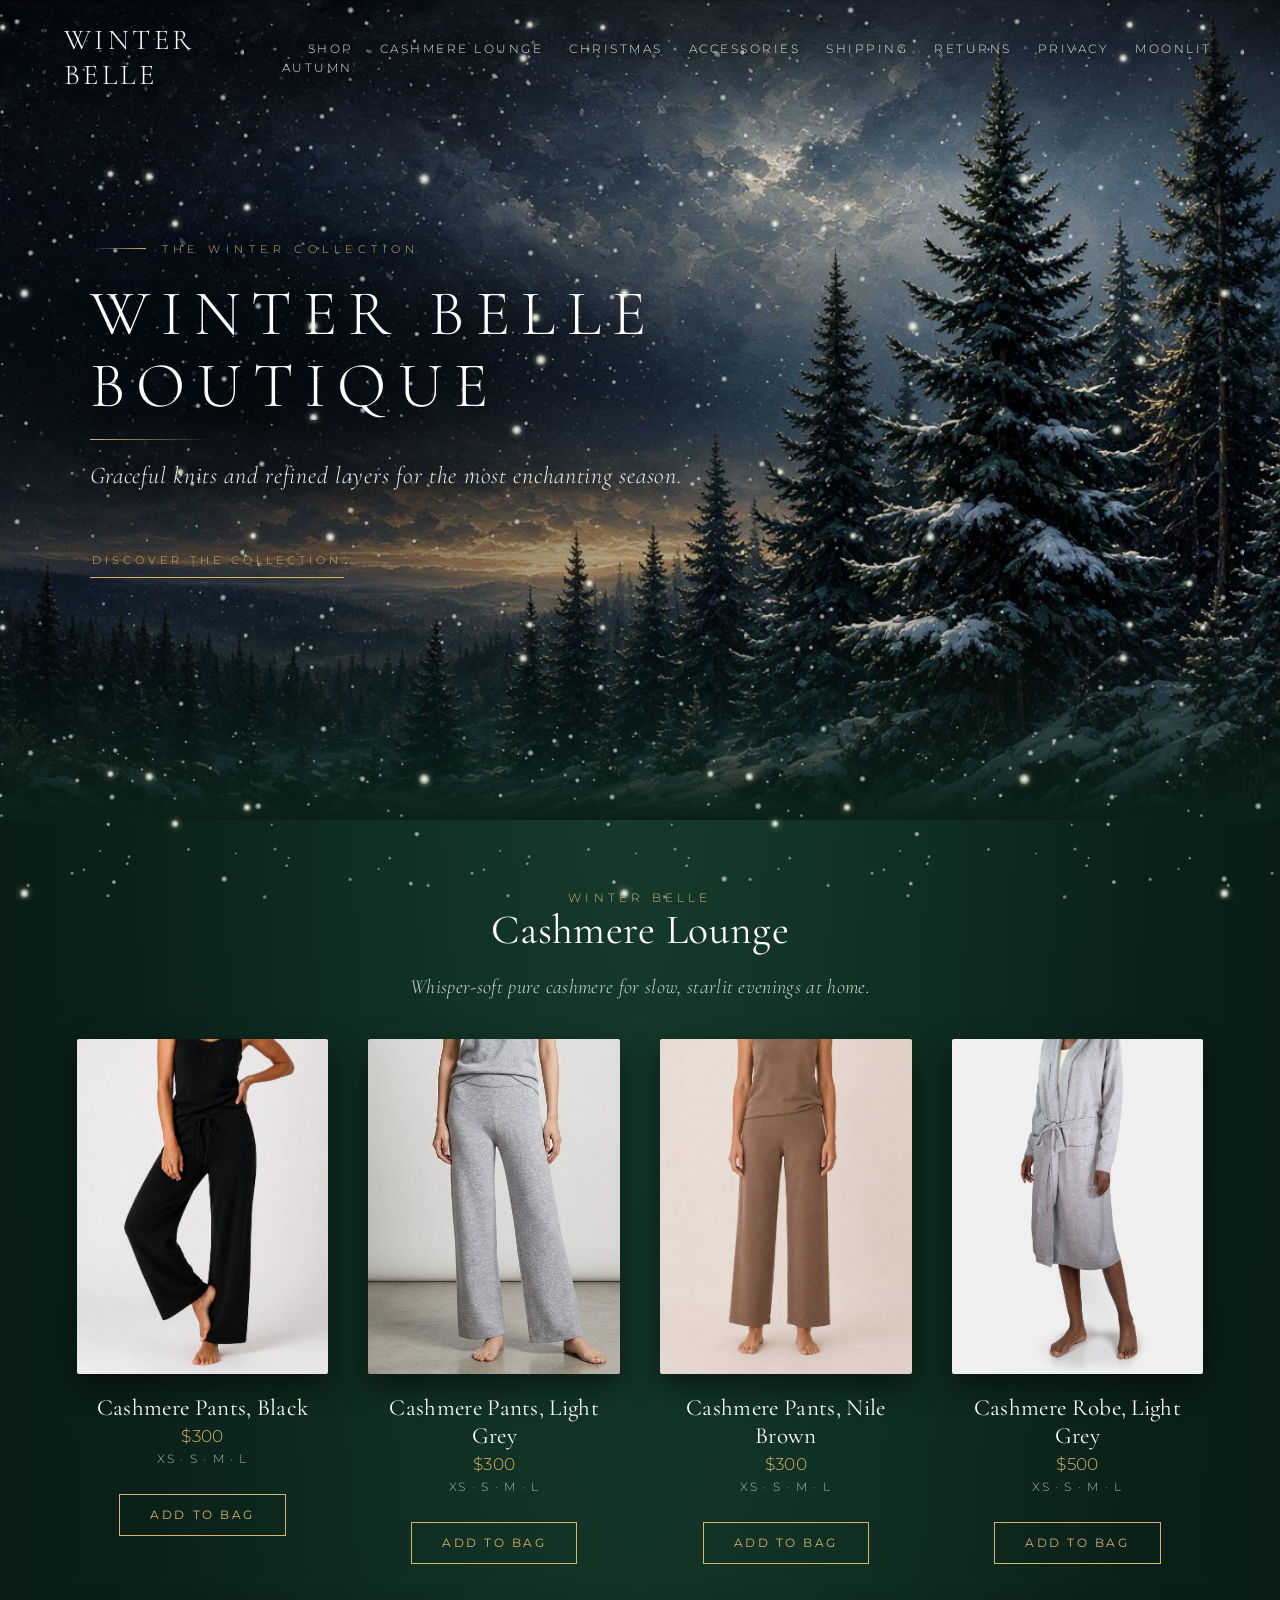
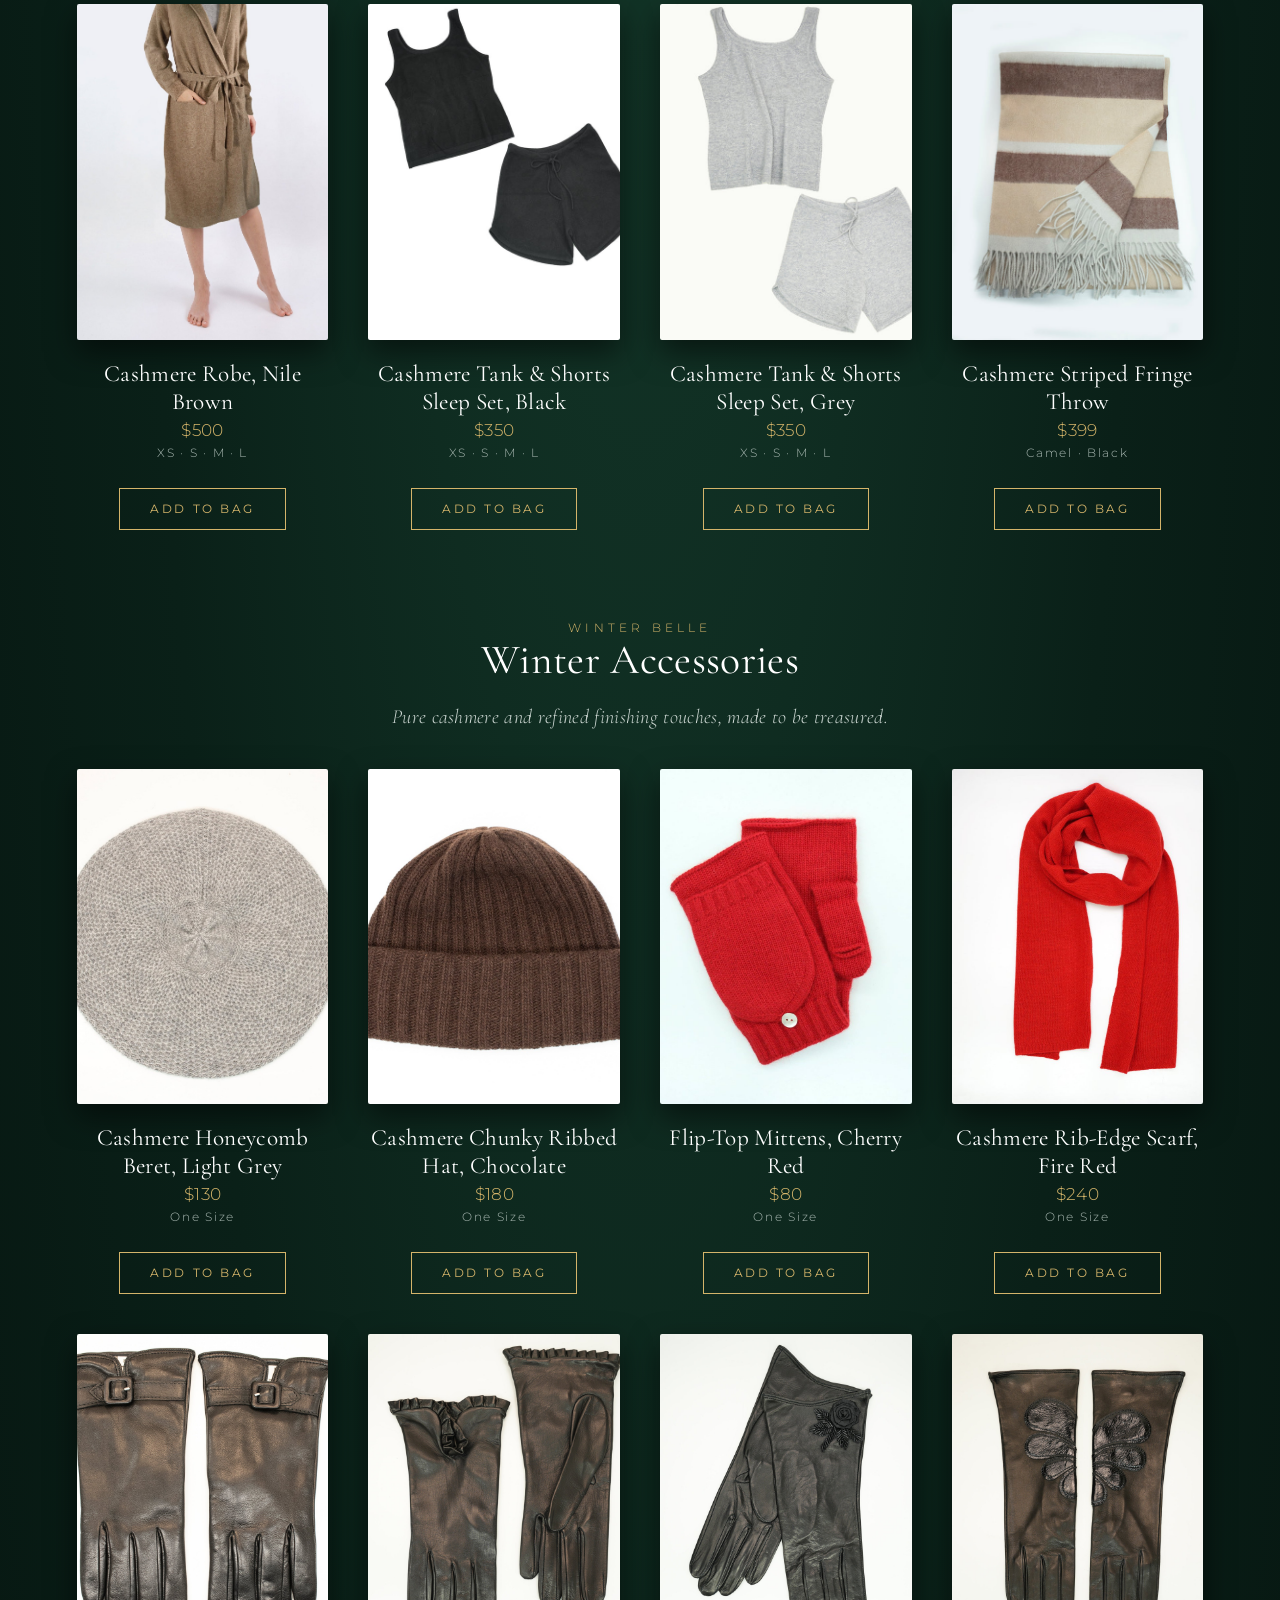
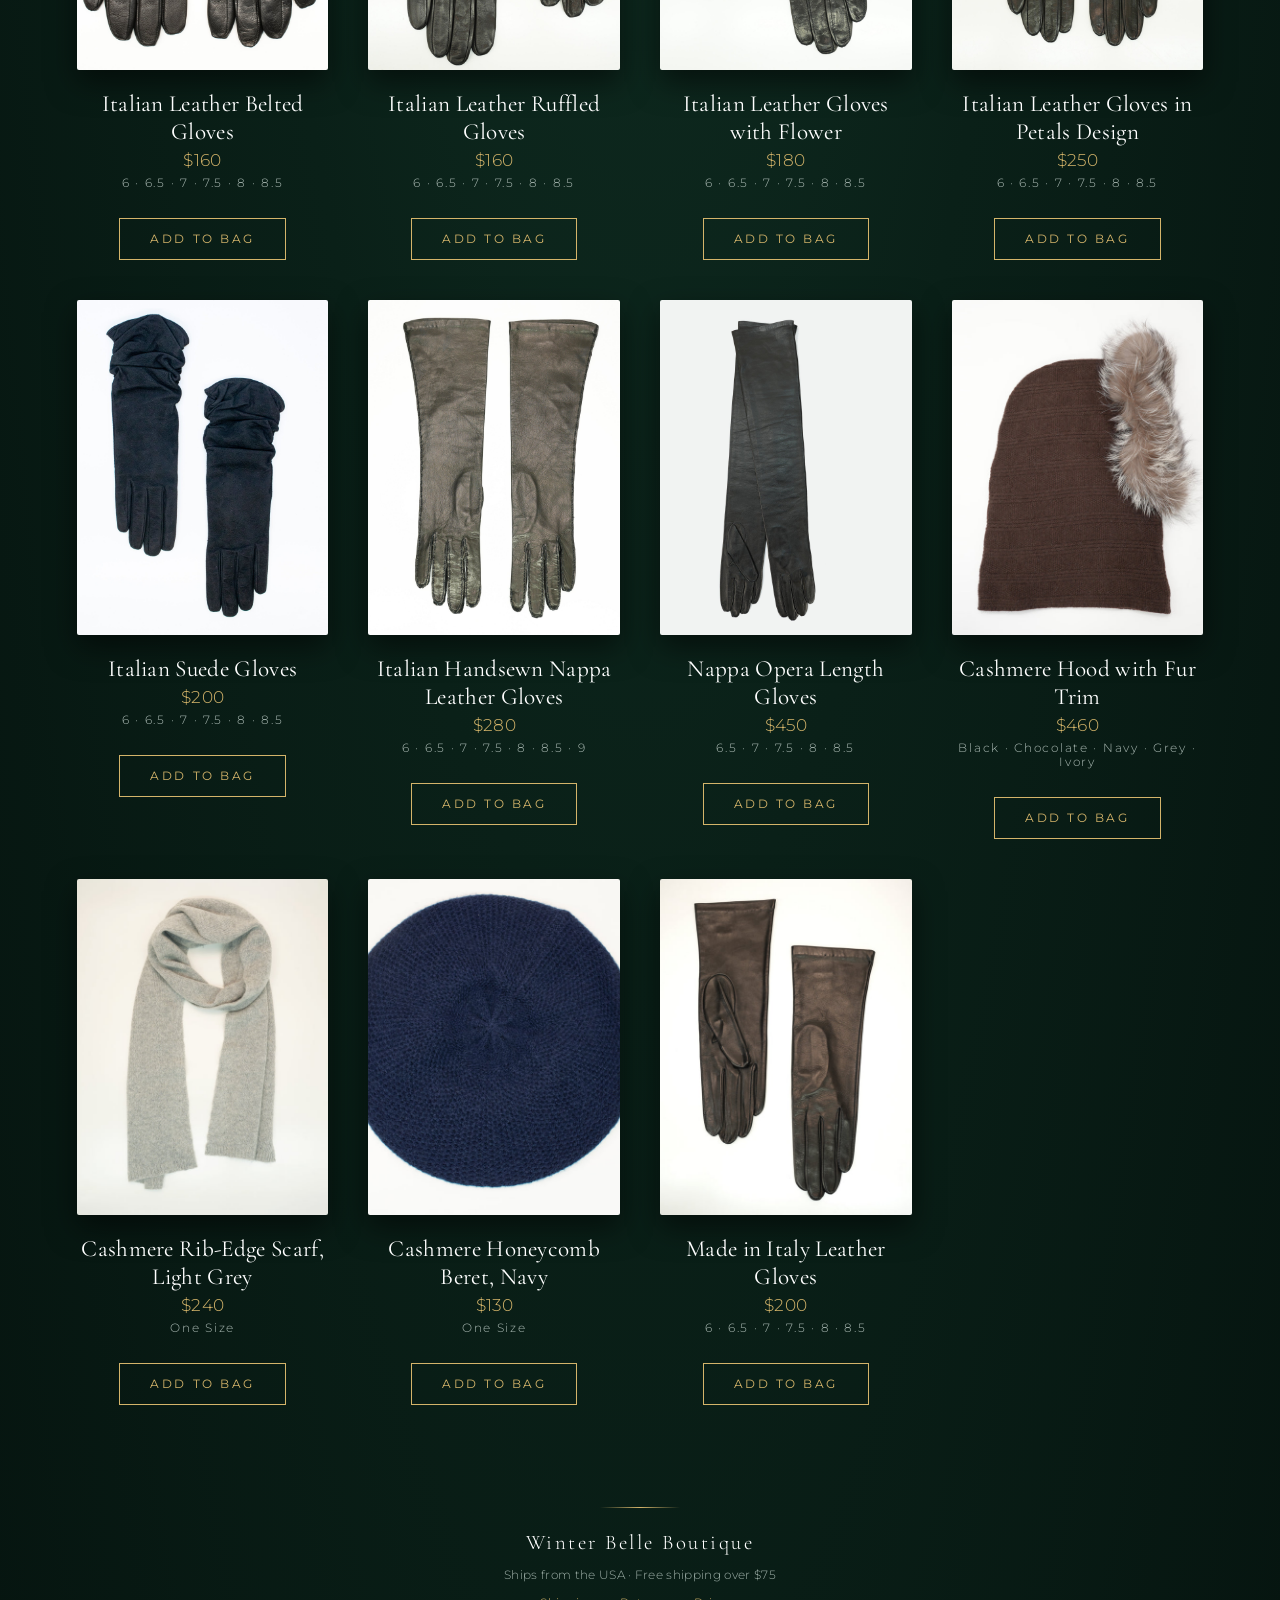
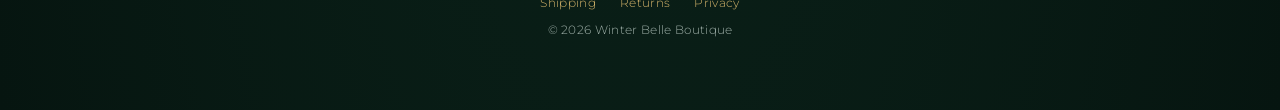
<file: index.html>
<!doctype html><html lang="en"><head><meta charset="utf-8"><meta name="viewport" content="width=device-width,initial-scale=1"><title>Winter Belle Boutique</title><link rel="stylesheet" href="styles.css"></head><body><header><a class="logo" href="index.html">WINTER BELLE</a><nav><a href="index.html#shop">Shop</a><a href="index.html#cashmere-lounge">Cashmere Lounge</a><a href="christmas.html">Christmas</a><a href="index.html#accessories">Accessories</a><a href="shipping.html">Shipping</a><a href="returns.html">Returns</a><a href="privacy.html">Privacy</a><a href="halloween.html">Moonlit Autumn</a></nav></header><div class="hero"><div><div class="eyebrow">The Winter Collection</div><h1>Winter Belle Boutique</h1><p style="font-family:Cormorant Garamond,serif;font-size:1.5rem;font-style:italic">Graceful knits and refined layers for the most enchanting season.</p><a class="btn" href="#shop">Discover the Collection</a></div></div><div id="shop"></div><div id="cashmere-lounge"></div><section><div class="eyebrow">Winter Belle</div><h2>Cashmere Lounge</h2><p>Whisper-soft pure cashmere for slow, starlit evenings at home.</p><div class="grid"><div class="card"><img src="img/cashmere-pants-black.jpg" alt="Cashmere Pants, Black" loading="lazy"><h3>Cashmere Pants, Black</h3><div class="price">$300</div><div class="sizes">XS · S · M · L</div><button class="btn" data-sku="cashmere-pants-black">Add to Bag</button></div><div class="card"><img src="img/cashmere-pants-light-grey.jpg" alt="Cashmere Pants, Light Grey" loading="lazy"><h3>Cashmere Pants, Light Grey</h3><div class="price">$300</div><div class="sizes">XS · S · M · L</div><button class="btn" data-sku="cashmere-pants-light-grey">Add to Bag</button></div><div class="card"><img src="img/cashmere-pants-nile-brown.jpg" alt="Cashmere Pants, Nile Brown" loading="lazy"><h3>Cashmere Pants, Nile Brown</h3><div class="price">$300</div><div class="sizes">XS · S · M · L</div><button class="btn" data-sku="cashmere-pants-nile-brown">Add to Bag</button></div><div class="card"><img src="img/cashmere-robe-light-grey.jpg" alt="Cashmere Robe, Light Grey" loading="lazy"><h3>Cashmere Robe, Light Grey</h3><div class="price">$500</div><div class="sizes">XS · S · M · L</div><button class="btn" data-sku="cashmere-robe-light-grey">Add to Bag</button></div><div class="card"><img src="img/cashmere-robe-nile-brown.jpg" alt="Cashmere Robe, Nile Brown" loading="lazy"><h3>Cashmere Robe, Nile Brown</h3><div class="price">$500</div><div class="sizes">XS · S · M · L</div><button class="btn" data-sku="cashmere-robe-nile-brown">Add to Bag</button></div><div class="card"><img src="img/cashmere-tank-shorts-sleep-set-black.jpg" alt="Cashmere Tank &amp; Shorts Sleep Set, Black" loading="lazy"><h3>Cashmere Tank &amp; Shorts Sleep Set, Black</h3><div class="price">$350</div><div class="sizes">XS · S · M · L</div><button class="btn" data-sku="cashmere-tank-shorts-sleep-set-black">Add to Bag</button></div><div class="card"><img src="img/cashmere-tank-shorts-sleep-set-grey.jpg" alt="Cashmere Tank &amp; Shorts Sleep Set, Grey" loading="lazy"><h3>Cashmere Tank &amp; Shorts Sleep Set, Grey</h3><div class="price">$350</div><div class="sizes">XS · S · M · L</div><button class="btn" data-sku="cashmere-tank-shorts-sleep-set-grey">Add to Bag</button></div><div class="card"><img src="img/cashmere-striped-fringe-throw.jpg" alt="Cashmere Striped Fringe Throw" loading="lazy"><h3>Cashmere Striped Fringe Throw</h3><div class="price">$399</div><div class="sizes">Camel · Black</div><button class="btn" data-sku="cashmere-striped-fringe-throw">Add to Bag</button></div></div></section><div id="accessories"></div><section><div class="eyebrow">Winter Belle</div><h2>Winter Accessories</h2><p>Pure cashmere and refined finishing touches, made to be treasured.</p><div class="grid"><div class="card"><img src="img/cashmere-honeycomb-beret-light-grey.jpg" alt="Cashmere Honeycomb Beret, Light Grey" loading="lazy"><h3>Cashmere Honeycomb Beret, Light Grey</h3><div class="price">$130</div><div class="sizes">One Size</div><button class="btn" data-sku="cashmere-honeycomb-beret-light-grey">Add to Bag</button></div><div class="card"><img src="img/cashmere-chunky-ribbed-hat-chocolate.jpg" alt="Cashmere Chunky Ribbed Hat, Chocolate" loading="lazy"><h3>Cashmere Chunky Ribbed Hat, Chocolate</h3><div class="price">$180</div><div class="sizes">One Size</div><button class="btn" data-sku="cashmere-chunky-ribbed-hat-chocolate">Add to Bag</button></div><div class="card"><img src="img/flip-top-mittens-cherry-red.jpg" alt="Flip-Top Mittens, Cherry Red" loading="lazy"><h3>Flip-Top Mittens, Cherry Red</h3><div class="price">$80</div><div class="sizes">One Size</div><button class="btn" data-sku="flip-top-mittens-cherry-red">Add to Bag</button></div><div class="card"><img src="img/cashmere-rib-edge-scarf-fire-red.jpg" alt="Cashmere Rib-Edge Scarf, Fire Red" loading="lazy"><h3>Cashmere Rib-Edge Scarf, Fire Red</h3><div class="price">$240</div><div class="sizes">One Size</div><button class="btn" data-sku="cashmere-rib-edge-scarf-fire-red">Add to Bag</button></div><div class="card"><img src="img/italian-leather-belted-gloves.jpg" alt="Italian Leather Belted Gloves" loading="lazy"><h3>Italian Leather Belted Gloves</h3><div class="price">$160</div><div class="sizes">6 · 6.5 · 7 · 7.5 · 8 · 8.5</div><button class="btn" data-sku="italian-leather-belted-gloves">Add to Bag</button></div><div class="card"><img src="img/italian-leather-ruffled-gloves.jpg" alt="Italian Leather Ruffled Gloves" loading="lazy"><h3>Italian Leather Ruffled Gloves</h3><div class="price">$160</div><div class="sizes">6 · 6.5 · 7 · 7.5 · 8 · 8.5</div><button class="btn" data-sku="italian-leather-ruffled-gloves">Add to Bag</button></div><div class="card"><img src="img/italian-leather-gloves-with-flower.jpg" alt="Italian Leather Gloves with Flower" loading="lazy"><h3>Italian Leather Gloves with Flower</h3><div class="price">$180</div><div class="sizes">6 · 6.5 · 7 · 7.5 · 8 · 8.5</div><button class="btn" data-sku="italian-leather-gloves-with-flower">Add to Bag</button></div><div class="card"><img src="img/italian-leather-gloves-in-petals-design.jpg" alt="Italian Leather Gloves in Petals Design" loading="lazy"><h3>Italian Leather Gloves in Petals Design</h3><div class="price">$250</div><div class="sizes">6 · 6.5 · 7 · 7.5 · 8 · 8.5</div><button class="btn" data-sku="italian-leather-gloves-in-petals-design">Add to Bag</button></div><div class="card"><img src="img/italian-suede-gloves.jpg" alt="Italian Suede Gloves" loading="lazy"><h3>Italian Suede Gloves</h3><div class="price">$200</div><div class="sizes">6 · 6.5 · 7 · 7.5 · 8 · 8.5</div><button class="btn" data-sku="italian-suede-gloves">Add to Bag</button></div><div class="card"><img src="img/italian-handsewn-nappa-leather-gloves.jpg" alt="Italian Handsewn Nappa Leather Gloves" loading="lazy"><h3>Italian Handsewn Nappa Leather Gloves</h3><div class="price">$280</div><div class="sizes">6 · 6.5 · 7 · 7.5 · 8 · 8.5 · 9</div><button class="btn" data-sku="italian-handsewn-nappa-leather-gloves">Add to Bag</button></div><div class="card"><img src="img/nappa-opera-length-gloves.jpg" alt="Nappa Opera Length Gloves" loading="lazy"><h3>Nappa Opera Length Gloves</h3><div class="price">$450</div><div class="sizes">6.5 · 7 · 7.5 · 8 · 8.5</div><button class="btn" data-sku="nappa-opera-length-gloves">Add to Bag</button></div><div class="card"><img src="img/cashmere-hood-fur-trim.jpg" alt="Cashmere Hood with Fur Trim" loading="lazy"><h3>Cashmere Hood with Fur Trim</h3><div class="price">$460</div><div class="sizes">Black · Chocolate · Navy · Grey · Ivory</div><button class="btn" data-sku="cashmere-hood-fur-trim">Add to Bag</button></div><div class="card"><img src="img/cashmere-rib-edge-scarf-light-grey.jpg" alt="Cashmere Rib-Edge Scarf, Light Grey" loading="lazy"><h3>Cashmere Rib-Edge Scarf, Light Grey</h3><div class="price">$240</div><div class="sizes">One Size</div><button class="btn" data-sku="cashmere-rib-edge-scarf-light-grey">Add to Bag</button></div><div class="card"><img src="img/cashmere-honeycomb-beret-navy.jpg" alt="Cashmere Honeycomb Beret, Navy" loading="lazy"><h3>Cashmere Honeycomb Beret, Navy</h3><div class="price">$130</div><div class="sizes">One Size</div><button class="btn" data-sku="cashmere-honeycomb-beret-navy">Add to Bag</button></div><div class="card"><img src="img/italian-nappa-leather-gloves-black.jpg" alt="Made in Italy Leather Gloves" loading="lazy"><h3>Made in Italy Leather Gloves</h3><div class="price">$200</div><div class="sizes">6 · 6.5 · 7 · 7.5 · 8 · 8.5</div><button class="btn" data-sku="italian-nappa-leather-gloves-black">Add to Bag</button></div></div></section><footer><div class="divider"></div><div class="logo" style="font-size:1.3rem">Winter Belle Boutique</div><p>Ships from the USA · Free shipping over $75</p><a href="shipping.html">Shipping</a><a href="returns.html">Returns</a><a href="privacy.html">Privacy</a><p>© 2026 Winter Belle Boutique</p></footer><script src="checkout-links.js"></script><script src="snow.js"></script></body></html>
</file>
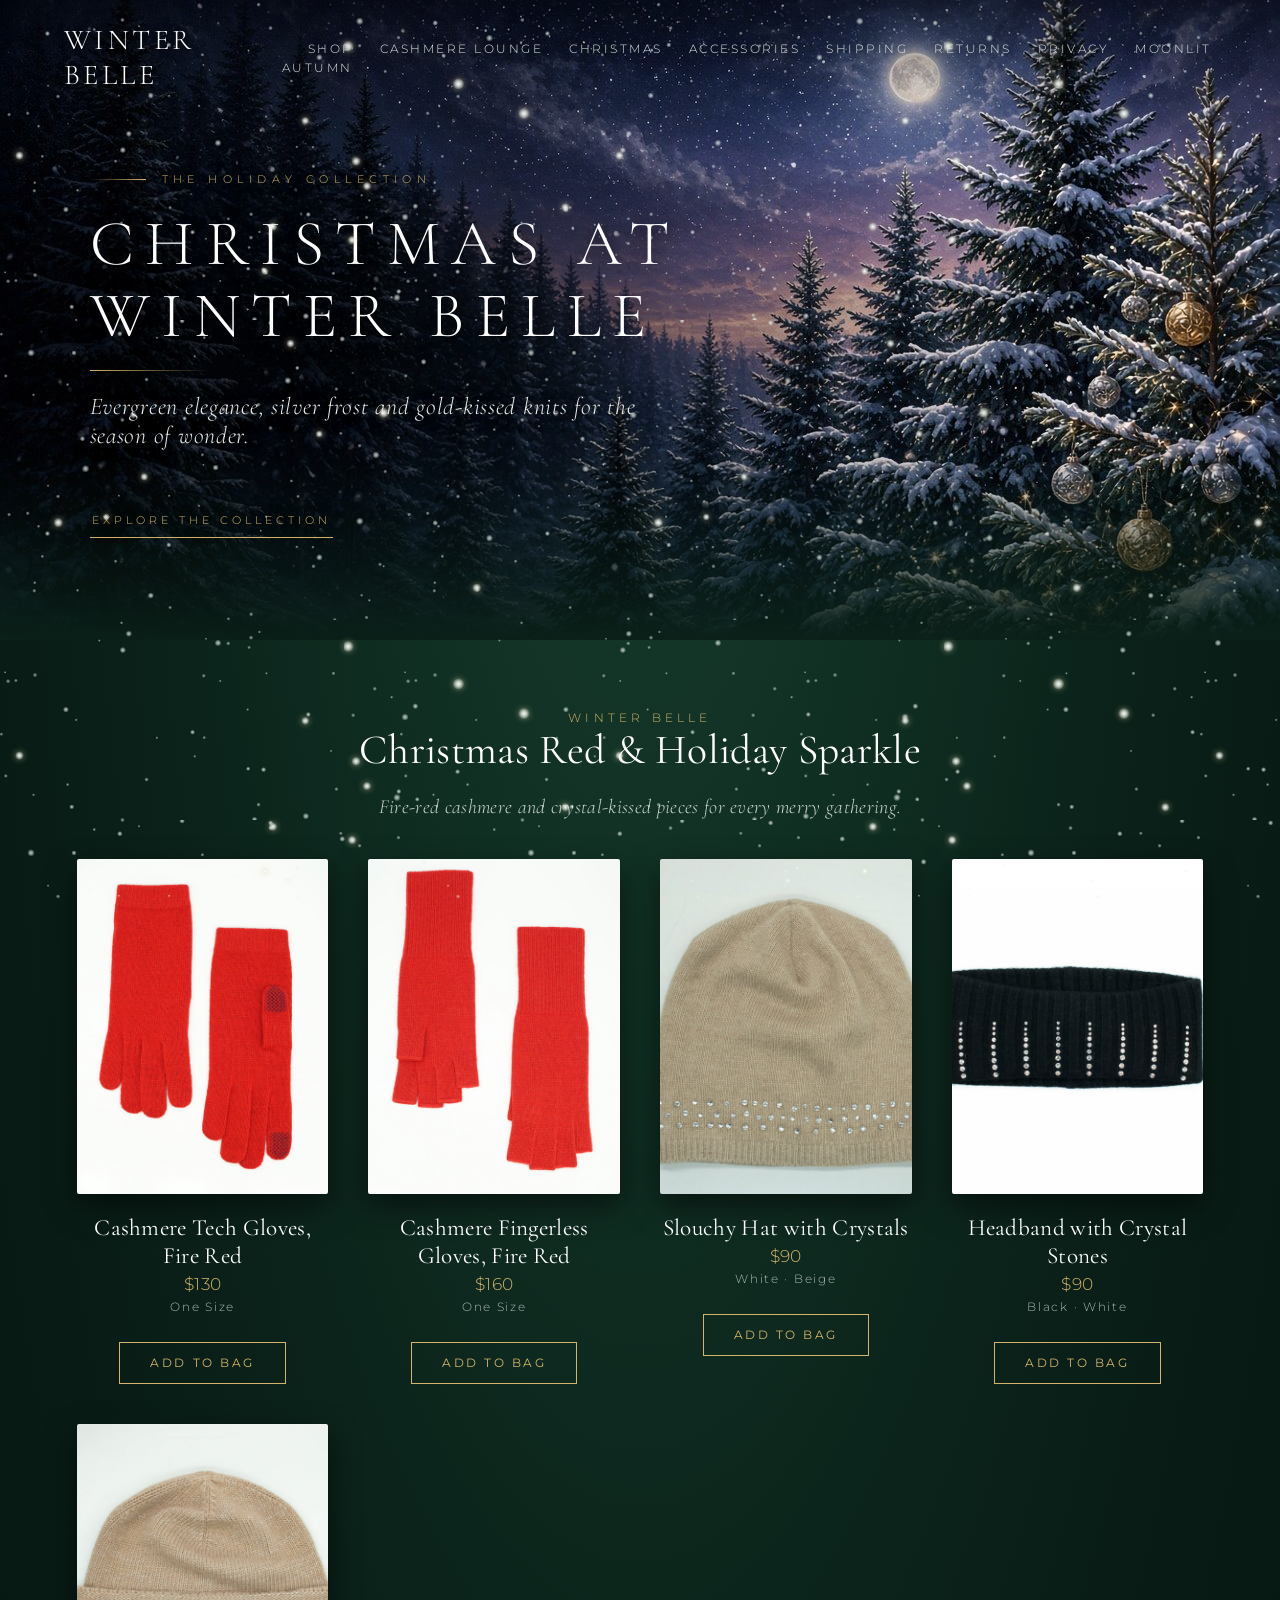
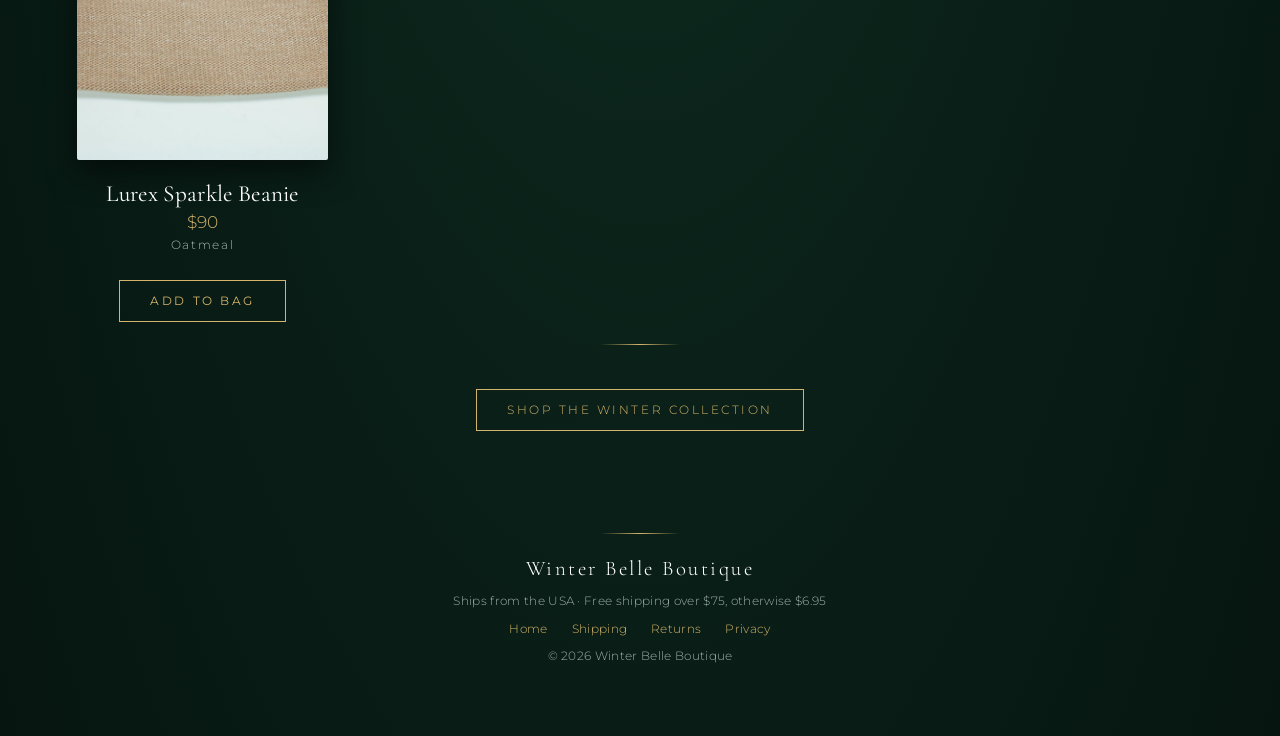
<file: christmas.html>
<!doctype html><html lang="en"><head><meta charset="utf-8"><meta name="viewport" content="width=device-width,initial-scale=1"><title>Christmas at Winter Belle | Winter Belle Boutique</title><link rel="stylesheet" href="styles.css"><style>.hero.theme{height:640px;background:url(img/banner-christmas.jpg) center/cover}.hero.theme:after{background:radial-gradient(ellipse at 22% 55%,#000a,transparent 62%),linear-gradient(#0006,transparent 25%,transparent 70%,#0a2018)}.soon{font-family:'Cormorant Garamond',serif;font-style:italic;font-size:1.5rem;color:var(--gold);margin:30px 0 10px}.grid:empty{display:none}</style></head><body><header><a class="logo" href="index.html">WINTER BELLE</a><nav><a href="index.html#shop">Shop</a><a href="index.html#cashmere-lounge">Cashmere Lounge</a><a href="christmas.html">Christmas</a><a href="index.html#accessories">Accessories</a><a href="shipping.html">Shipping</a><a href="returns.html">Returns</a><a href="privacy.html">Privacy</a><a href="halloween.html">Moonlit Autumn</a></nav></header><div class="hero theme"><div><div class="eyebrow">The Holiday Collection</div><h1>Christmas at Winter Belle</h1><p style="font-family:Cormorant Garamond,serif;font-size:1.5rem;font-style:italic">Evergreen elegance, silver frost and gold-kissed knits for the season of wonder.</p><a class="btn" href="#collection">Explore the Collection</a></div></div><div id="collection"></div><section><div class="eyebrow">Winter Belle</div><h2>Christmas Red &amp; Holiday Sparkle</h2><p>Fire-red cashmere and crystal-kissed pieces for every merry gathering.</p><div class="grid"><div class="card"><img src="img/cashmere-tech-gloves-fire-red.jpg" alt="Cashmere Tech Gloves, Fire Red" loading="lazy"><h3>Cashmere Tech Gloves, Fire Red</h3><div class="price">$130</div><div class="sizes">One Size</div><button class="btn" data-sku="cashmere-tech-gloves-fire-red">Add to Bag</button></div><div class="card"><img src="img/cashmere-fingerless-gloves-fire-red.jpg" alt="Cashmere Fingerless Gloves, Fire Red" loading="lazy"><h3>Cashmere Fingerless Gloves, Fire Red</h3><div class="price">$160</div><div class="sizes">One Size</div><button class="btn" data-sku="cashmere-fingerless-gloves-fire-red">Add to Bag</button></div><div class="card"><img src="img/slouchy-hat-with-crystals.jpg" alt="Slouchy Hat with Crystals" loading="lazy"><h3>Slouchy Hat with Crystals</h3><div class="price">$90</div><div class="sizes">White · Beige</div><button class="btn" data-sku="slouchy-hat-with-crystals">Add to Bag</button></div><div class="card"><img src="img/headband-with-crystal-stones.jpg" alt="Headband with Crystal Stones" loading="lazy"><h3>Headband with Crystal Stones</h3><div class="price">$90</div><div class="sizes">Black · White</div><button class="btn" data-sku="headband-with-crystal-stones">Add to Bag</button></div><div class="card"><img src="img/lurex-sparkle-beanie.jpg" alt="Lurex Sparkle Beanie" loading="lazy"><h3>Lurex Sparkle Beanie</h3><div class="price">$90</div><div class="sizes">Oatmeal</div><button class="btn" data-sku="lurex-sparkle-beanie">Add to Bag</button></div></div><div class="divider"></div><a class="btn" href="index.html#shop">Shop the Winter Collection</a></section><footer><div class="divider"></div><div class="logo" style="font-size:1.3rem">Winter Belle Boutique</div><p>Ships from the USA · Free shipping over $75, otherwise $6.95</p><a href="index.html">Home</a><a href="shipping.html">Shipping</a><a href="returns.html">Returns</a><a href="privacy.html">Privacy</a><p>© 2026 Winter Belle Boutique</p></footer><script src="checkout-links.js"></script><script src="snow.js"></script></body></html>
</file>
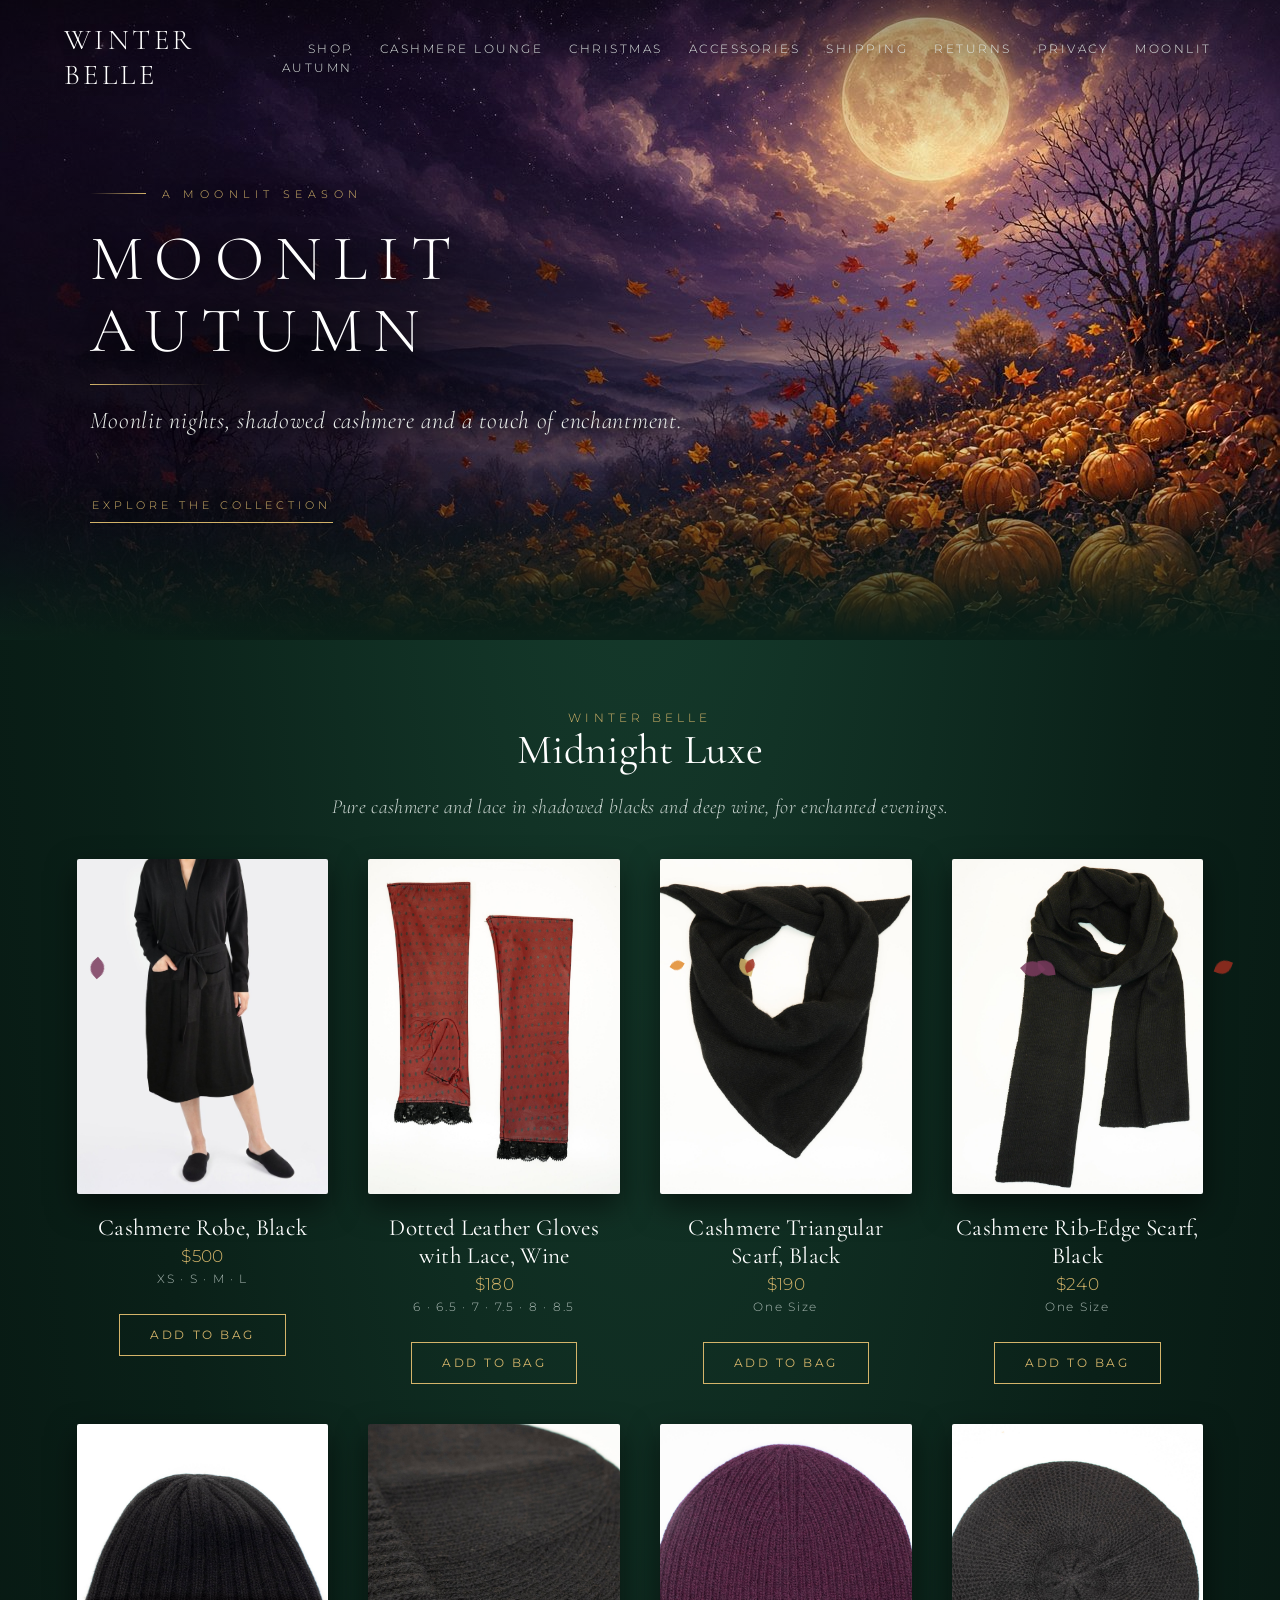
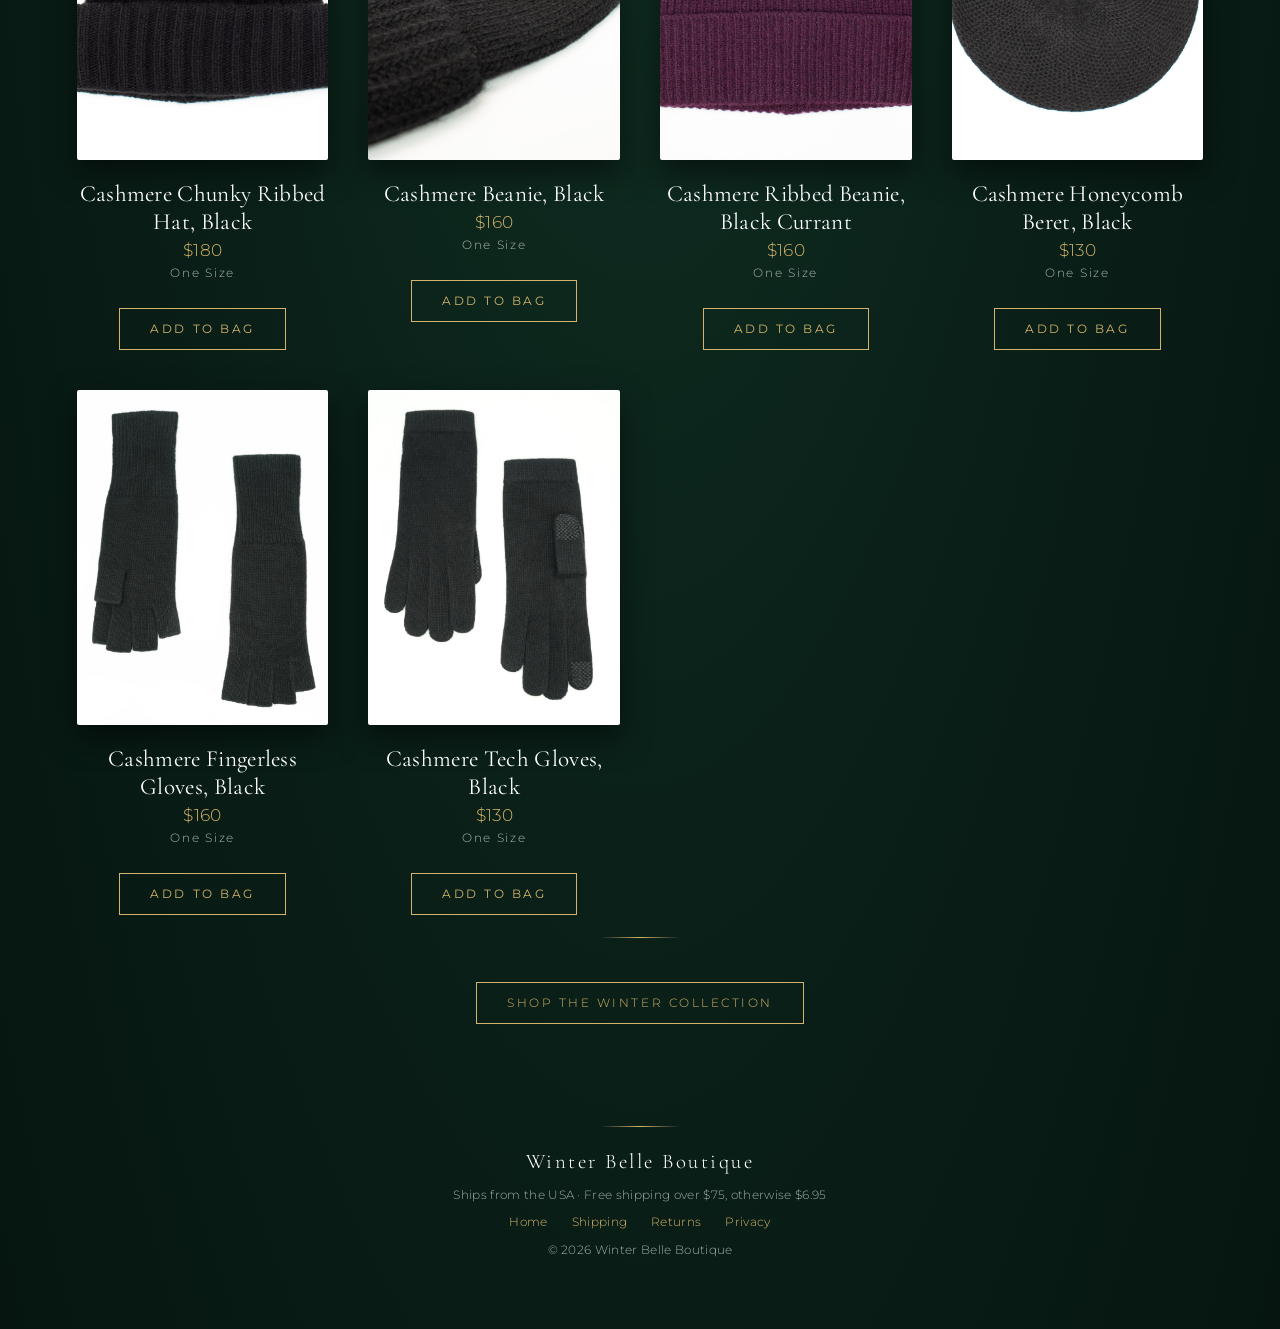
<file: halloween.html>
<!doctype html><html lang="en"><head><meta charset="utf-8"><meta name="viewport" content="width=device-width,initial-scale=1"><title>Moonlit Autumn | Winter Belle Boutique</title><link rel="stylesheet" href="styles.css"><style>.hero.theme{height:640px;background:url(img/banner-halloween.jpg) center/cover}.hero.theme:after{background:radial-gradient(ellipse at 22% 55%,#000a,transparent 62%),linear-gradient(#0006,transparent 25%,transparent 70%,#0a2018)}.soon{font-family:'Cormorant Garamond',serif;font-style:italic;font-size:1.5rem;color:var(--gold);margin:30px 0 10px}.grid:empty{display:none}</style></head><body><header><a class="logo" href="index.html">WINTER BELLE</a><nav><a href="index.html#shop">Shop</a><a href="index.html#cashmere-lounge">Cashmere Lounge</a><a href="christmas.html">Christmas</a><a href="index.html#accessories">Accessories</a><a href="shipping.html">Shipping</a><a href="returns.html">Returns</a><a href="privacy.html">Privacy</a><a href="halloween.html">Moonlit Autumn</a></nav></header><div class="hero theme"><div><div class="eyebrow">A Moonlit Season</div><h1>Moonlit Autumn</h1><p style="font-family:Cormorant Garamond,serif;font-size:1.5rem;font-style:italic">Moonlit nights, shadowed cashmere and a touch of enchantment.</p><a class="btn" href="#collection">Explore the Collection</a></div></div><div id="collection"></div><div id="midnight-luxe"></div><section><div class="eyebrow">Winter Belle</div><h2>Midnight Luxe</h2><p>Pure cashmere and lace in shadowed blacks and deep wine, for enchanted evenings.</p><div class="grid"><div class="card"><img src="img/midnight-cashmere-robe-black.jpg" alt="Cashmere Robe, Black" loading="lazy"><h3>Cashmere Robe, Black</h3><div class="price">$500</div><div class="sizes">XS · S · M · L</div><button class="btn" data-sku="midnight-cashmere-robe-black">Add to Bag</button></div><div class="card"><img src="img/midnight-dotted-lace-leather-gloves.jpg" alt="Dotted Leather Gloves with Lace, Wine" loading="lazy"><h3>Dotted Leather Gloves with Lace, Wine</h3><div class="price">$180</div><div class="sizes">6 · 6.5 · 7 · 7.5 · 8 · 8.5</div><button class="btn" data-sku="midnight-dotted-lace-leather-gloves">Add to Bag</button></div><div class="card"><img src="img/midnight-cashmere-triangular-scarf-black.jpg" alt="Cashmere Triangular Scarf, Black" loading="lazy"><h3>Cashmere Triangular Scarf, Black</h3><div class="price">$190</div><div class="sizes">One Size</div><button class="btn" data-sku="midnight-cashmere-triangular-scarf-black">Add to Bag</button></div><div class="card"><img src="img/midnight-cashmere-rib-edge-scarf-black.jpg" alt="Cashmere Rib-Edge Scarf, Black" loading="lazy"><h3>Cashmere Rib-Edge Scarf, Black</h3><div class="price">$240</div><div class="sizes">One Size</div><button class="btn" data-sku="midnight-cashmere-rib-edge-scarf-black">Add to Bag</button></div><div class="card"><img src="img/midnight-cashmere-chunky-ribbed-hat-black.jpg" alt="Cashmere Chunky Ribbed Hat, Black" loading="lazy"><h3>Cashmere Chunky Ribbed Hat, Black</h3><div class="price">$180</div><div class="sizes">One Size</div><button class="btn" data-sku="midnight-cashmere-chunky-ribbed-hat-black">Add to Bag</button></div><div class="card"><img src="img/midnight-cashmere-beanie-black.jpg" alt="Cashmere Beanie, Black" loading="lazy"><h3>Cashmere Beanie, Black</h3><div class="price">$160</div><div class="sizes">One Size</div><button class="btn" data-sku="midnight-cashmere-beanie-black">Add to Bag</button></div><div class="card"><img src="img/midnight-cashmere-ribbed-beanie-black-currant.jpg" alt="Cashmere Ribbed Beanie, Black Currant" loading="lazy"><h3>Cashmere Ribbed Beanie, Black Currant</h3><div class="price">$160</div><div class="sizes">One Size</div><button class="btn" data-sku="midnight-cashmere-ribbed-beanie-black-currant">Add to Bag</button></div><div class="card"><img src="img/midnight-cashmere-honeycomb-beret-black.jpg" alt="Cashmere Honeycomb Beret, Black" loading="lazy"><h3>Cashmere Honeycomb Beret, Black</h3><div class="price">$130</div><div class="sizes">One Size</div><button class="btn" data-sku="midnight-cashmere-honeycomb-beret-black">Add to Bag</button></div><div class="card"><img src="img/midnight-cashmere-fingerless-gloves-black.jpg" alt="Cashmere Fingerless Gloves, Black" loading="lazy"><h3>Cashmere Fingerless Gloves, Black</h3><div class="price">$160</div><div class="sizes">One Size</div><button class="btn" data-sku="midnight-cashmere-fingerless-gloves-black">Add to Bag</button></div><div class="card"><img src="img/midnight-cashmere-tech-gloves-black.jpg" alt="Cashmere Tech Gloves, Black" loading="lazy"><h3>Cashmere Tech Gloves, Black</h3><div class="price">$130</div><div class="sizes">One Size</div><button class="btn" data-sku="midnight-cashmere-tech-gloves-black">Add to Bag</button></div></div><div class="divider"></div><a class="btn" href="index.html#shop">Shop the Winter Collection</a></section><footer><div class="divider"></div><div class="logo" style="font-size:1.3rem">Winter Belle Boutique</div><p>Ships from the USA · Free shipping over $75, otherwise $6.95</p><a href="index.html">Home</a><a href="shipping.html">Shipping</a><a href="returns.html">Returns</a><a href="privacy.html">Privacy</a><p>© 2026 Winter Belle Boutique</p></footer><script src="checkout-links.js"></script><script src="leaves.js"></script></body></html>
</file>
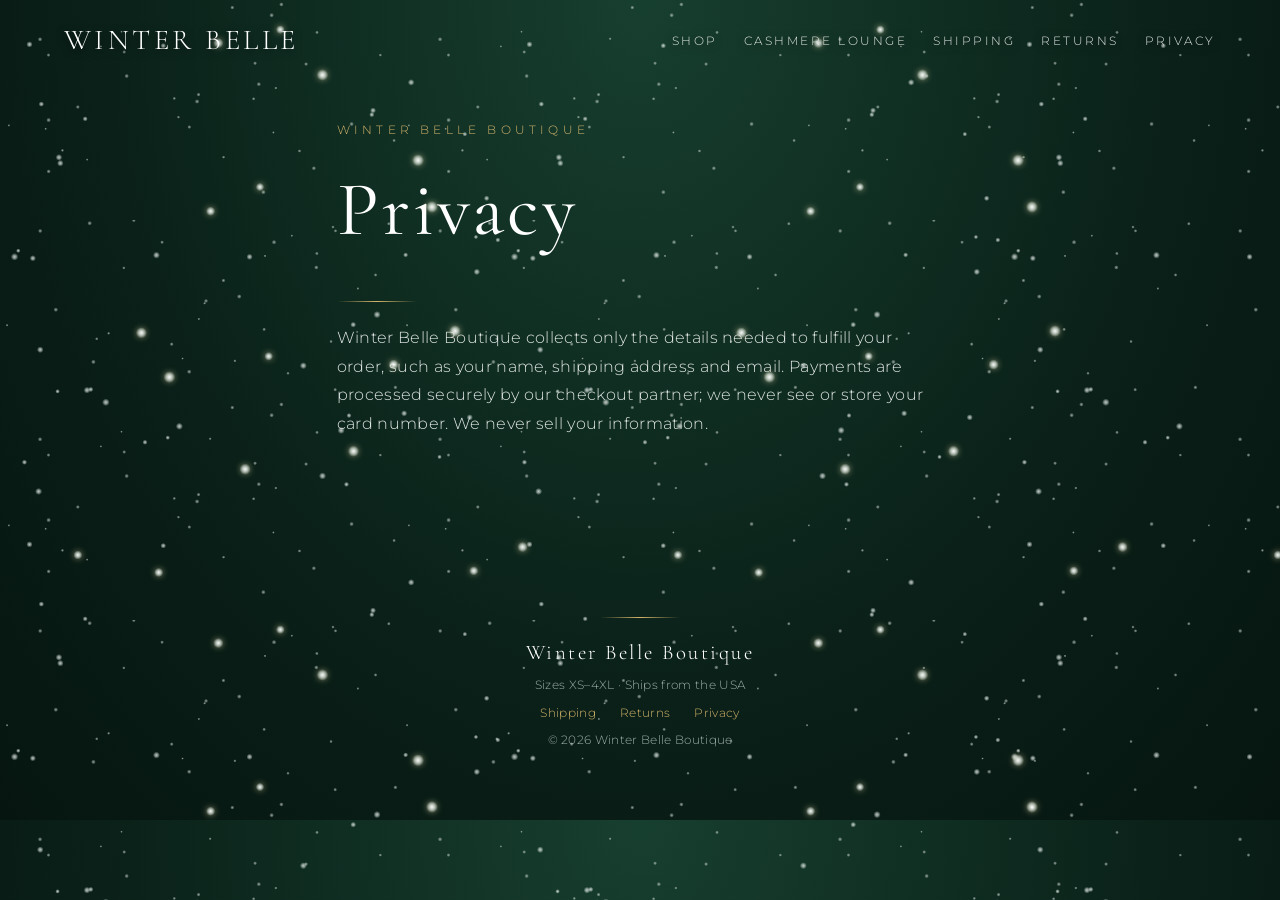
<file: privacy.html>
<!doctype html><html lang="en"><head><meta charset="utf-8"><meta name="viewport" content="width=device-width,initial-scale=1"><title>Privacy · Winter Belle Boutique</title><link rel="stylesheet" href="styles.css"></head><body><header class=solid><a class="logo" href="index.html">WINTER BELLE</a><nav><a href="index.html#shop">Shop</a><a href="index.html#cashmere-lounge">Cashmere Lounge</a><a href="shipping.html">Shipping</a><a href="returns.html">Returns</a><a href="privacy.html">Privacy</a></nav></header><div class="page"><div class="eyebrow">Winter Belle Boutique</div><h1>Privacy</h1><div class="divider" style="margin-left:0"></div><p>Winter Belle Boutique collects only the details needed to fulfill your order, such as your name, shipping address and email. Payments are processed securely by our checkout partner; we never see or store your card number. We never sell your information.</p></div><footer><div class="divider"></div><div class="logo" style="font-size:1.3rem">Winter Belle Boutique</div><p>Sizes XS–4XL · Ships from the USA</p><a href="shipping.html">Shipping</a><a href="returns.html">Returns</a><a href="privacy.html">Privacy</a><p>© 2026 Winter Belle Boutique</p></footer><script src="checkout-links.js"></script><script src="snow.js"></script></body></html>
</file>
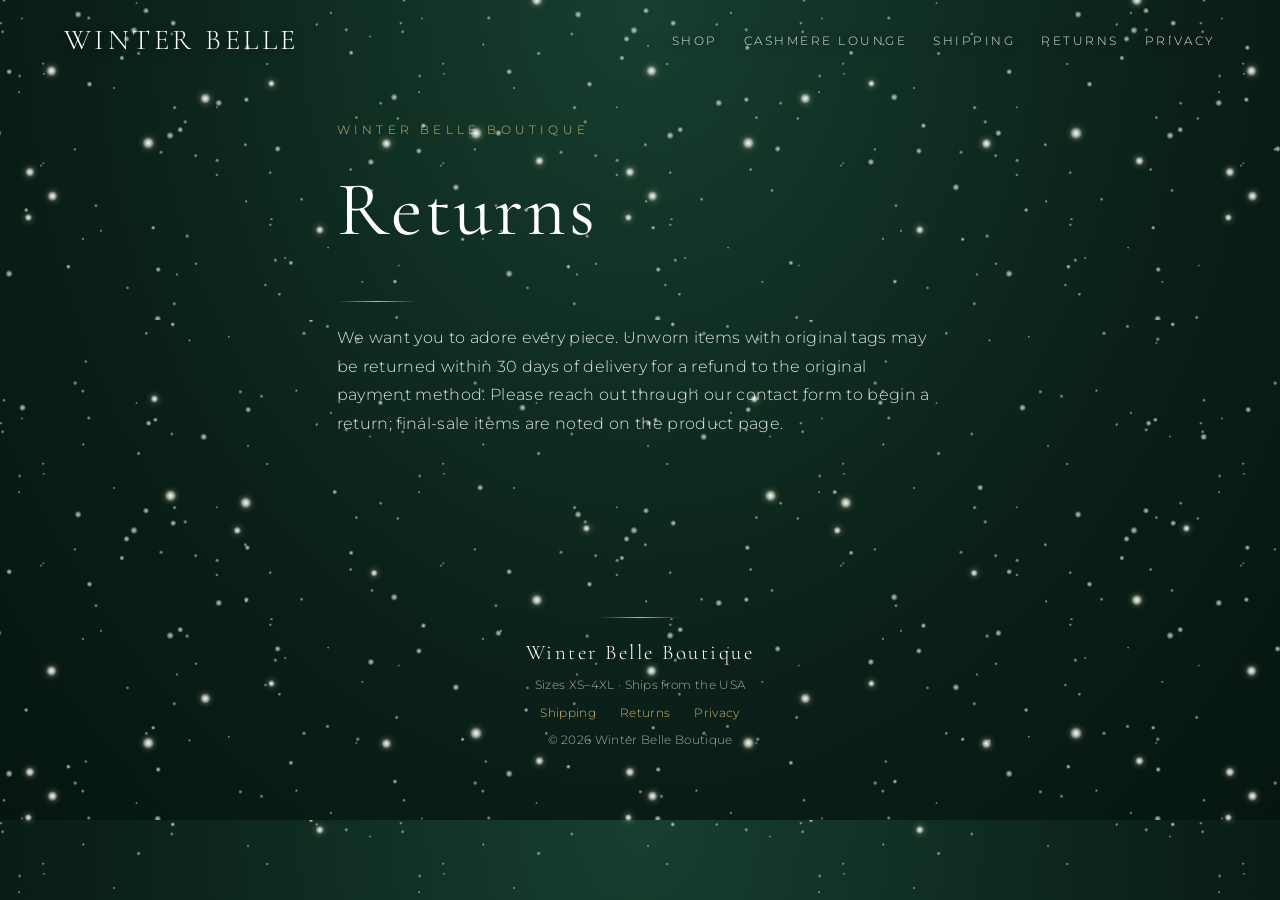
<file: returns.html>
<!doctype html><html lang="en"><head><meta charset="utf-8"><meta name="viewport" content="width=device-width,initial-scale=1"><title>Returns · Winter Belle Boutique</title><link rel="stylesheet" href="styles.css"></head><body><header class=solid><a class="logo" href="index.html">WINTER BELLE</a><nav><a href="index.html#shop">Shop</a><a href="index.html#cashmere-lounge">Cashmere Lounge</a><a href="shipping.html">Shipping</a><a href="returns.html">Returns</a><a href="privacy.html">Privacy</a></nav></header><div class="page"><div class="eyebrow">Winter Belle Boutique</div><h1>Returns</h1><div class="divider" style="margin-left:0"></div><p>We want you to adore every piece. Unworn items with original tags may be returned within 30 days of delivery for a refund to the original payment method. Please reach out through our contact form to begin a return; final-sale items are noted on the product page.</p></div><footer><div class="divider"></div><div class="logo" style="font-size:1.3rem">Winter Belle Boutique</div><p>Sizes XS–4XL · Ships from the USA</p><a href="shipping.html">Shipping</a><a href="returns.html">Returns</a><a href="privacy.html">Privacy</a><p>© 2026 Winter Belle Boutique</p></footer><script src="checkout-links.js"></script><script src="snow.js"></script></body></html>
</file>
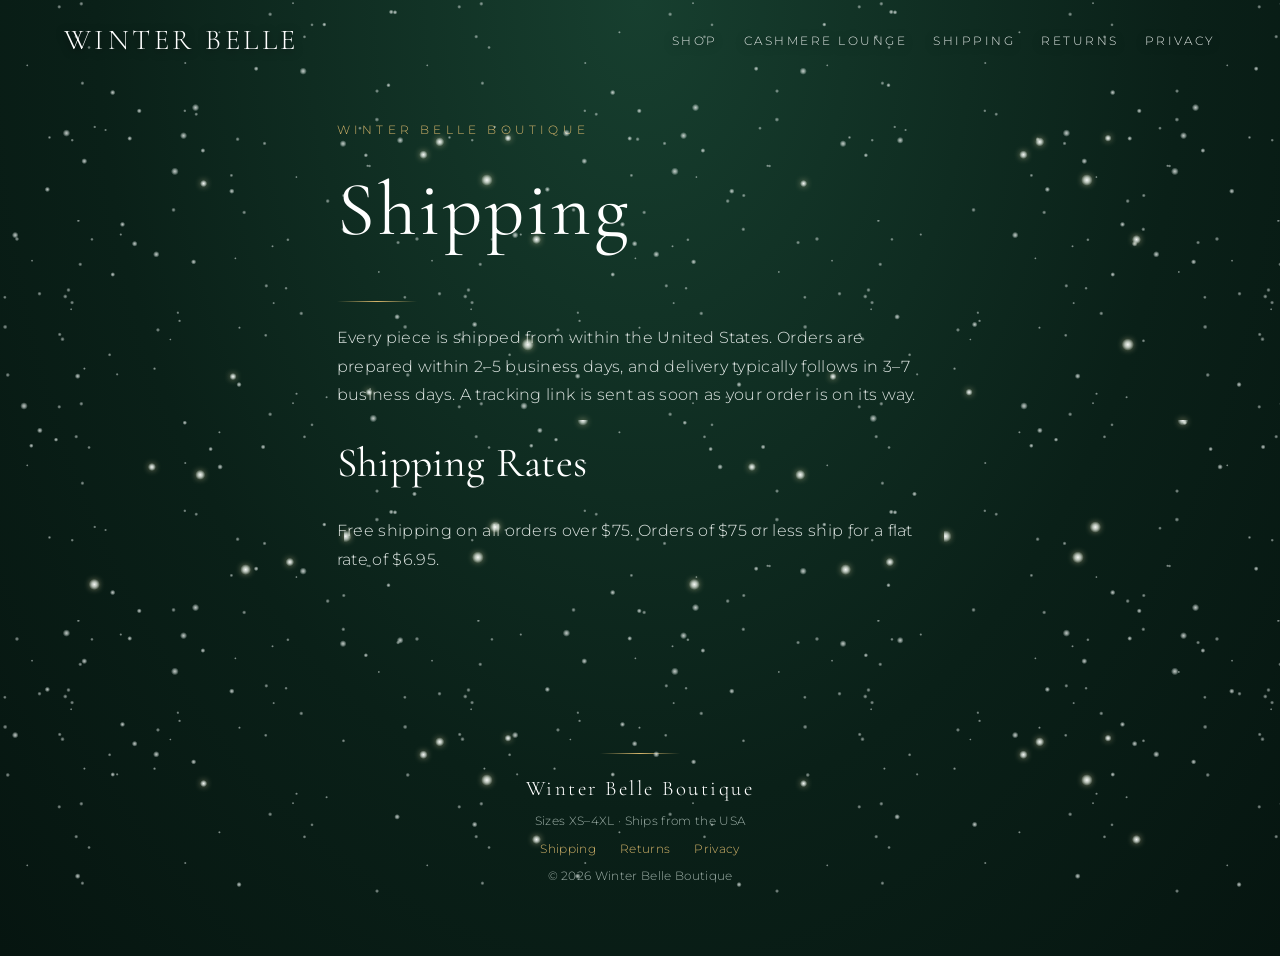
<file: shipping.html>
<!doctype html><html lang="en"><head><meta charset="utf-8"><meta name="viewport" content="width=device-width,initial-scale=1"><title>Shipping · Winter Belle Boutique</title><link rel="stylesheet" href="styles.css"></head><body><header class=solid><a class="logo" href="index.html">WINTER BELLE</a><nav><a href="index.html#shop">Shop</a><a href="index.html#cashmere-lounge">Cashmere Lounge</a><a href="shipping.html">Shipping</a><a href="returns.html">Returns</a><a href="privacy.html">Privacy</a></nav></header><div class="page"><div class="eyebrow">Winter Belle Boutique</div><h1>Shipping</h1><div class="divider" style="margin-left:0"></div><p>Every piece is shipped from within the United States. Orders are prepared within 2–5 business days, and delivery typically follows in 3–7 business days. A tracking link is sent as soon as your order is on its way.</p><h2>Shipping Rates</h2><p>Free shipping on all orders over $75. Orders of $75 or less ship for a flat rate of $6.95.</p></div><footer><div class="divider"></div><div class="logo" style="font-size:1.3rem">Winter Belle Boutique</div><p>Sizes XS–4XL · Ships from the USA</p><a href="shipping.html">Shipping</a><a href="returns.html">Returns</a><a href="privacy.html">Privacy</a><p>© 2026 Winter Belle Boutique</p></footer><script src="checkout-links.js"></script><script src="snow.js"></script></body></html>
</file>
<file: styles.css>
@import url('https://fonts.googleapis.com/css2?family=Cormorant+Garamond:ital,wght@0,400;0,600;1,400&family=Montserrat:wght@300;500&display=swap');
:root{--ev:#0d2a1f;--ev2:#14382a;--gold:#d4b46a;--silver:#dfe6e3}
*{box-sizing:border-box}body{margin:0;background:radial-gradient(ellipse at top,#173f2f,#0a2018 60%,#061510);color:var(--silver);font-family:Montserrat,sans-serif;font-weight:300;letter-spacing:.02em}
a{color:var(--gold);text-decoration:none}header{position:absolute;top:0;left:0;right:0;z-index:5;display:flex;justify-content:space-between;align-items:center;padding:22px 5vw;text-shadow:0 2px 8px #000a}
header.solid{position:relative;background:transparent}
.logo{font-family:'Cormorant Garamond',serif;font-size:1.8rem;color:#fff;letter-spacing:.12em}nav a{margin-left:26px;font-size:.78rem;text-transform:uppercase;letter-spacing:.2em;color:var(--silver)}
.hero{position:relative;height:820px;min-height:560px;background:url(img/hero.jpg) center/cover;display:flex;align-items:center;padding:0 7vw}
.hero:after{content:"";position:absolute;inset:0;background:radial-gradient(ellipse at 25% 50%,#0008,transparent 60%),linear-gradient(transparent 70%,#0a2018)}
.hero div{position:relative;z-index:2;max-width:600px;text-shadow:0 3px 18px #000c}
h1,h2,h3{font-family:'Cormorant Garamond',serif;font-weight:400;color:#fff}h1{font-size:clamp(2.8rem,6vw,5rem);margin:0 0 10px;letter-spacing:.04em}
.eyebrow{color:var(--gold);text-transform:uppercase;letter-spacing:.35em;font-size:.75rem}
.btn{display:inline-block;margin-top:22px;padding:13px 30px;border:1px solid var(--gold);color:var(--gold);text-transform:uppercase;letter-spacing:.22em;font-size:.72rem;background:transparent;cursor:pointer;font-family:inherit;transition:.3s}.btn:hover{background:var(--gold);color:var(--ev)}
section{padding:70px 6vw 20px;text-align:center}h2{font-size:2.6rem;margin:0}section>p{font-style:italic;font-family:'Cormorant Garamond',serif;font-size:1.25rem;color:#c9d4cf}
.grid{display:grid;grid-template-columns:repeat(auto-fill,minmax(250px,1fr));gap:40px;margin-top:40px}
.card img{width:100%;aspect-ratio:3/4;object-fit:cover;border-radius:2px;box-shadow:0 12px 30px #0008}
.card h3{font-size:1.45rem;margin:16px 0 4px}.price{color:var(--gold);font-size:1.05rem}.sizes{font-size:.72rem;letter-spacing:.15em;color:#a9b8b2;margin:6px 0}
.divider{width:80px;height:1px;background:linear-gradient(90deg,transparent,var(--gold),transparent);margin:22px auto}
footer{text-align:center;padding:60px 6vw;font-size:.78rem;color:#9fb0a9}footer a{margin:0 12px}
.page{max-width:760px;margin:0 auto;padding:40px 6vw 80px;line-height:1.8}

@media (prefers-reduced-motion:reduce){}
.shipnote{position:relative;z-index:6;background:var(--ev);color:var(--gold);text-align:center;font-size:.8rem;letter-spacing:.2em;text-transform:uppercase;padding:8px 12px;border-bottom:1px solid #d4b46a55}
body>.shipnote+header:not(.solid){top:34px}

/* couture hero */
.hero h1{font-weight:300;text-transform:uppercase;letter-spacing:.18em;font-size:clamp(2.4rem,5vw,4.4rem);line-height:1.12}
.hero .eyebrow{display:flex;align-items:center;gap:16px;letter-spacing:.5em;font-size:.68rem;margin-bottom:22px}
.hero .eyebrow:before{content:"";width:56px;height:1px;background:linear-gradient(90deg,transparent,var(--gold))}
.hero p{position:relative;padding-top:22px;margin-top:18px;color:#e8ece9;letter-spacing:.03em}
.hero p:before{content:"";position:absolute;top:0;left:0;width:120px;height:1px;background:linear-gradient(90deg,var(--gold),transparent)}
.hero .btn{border:none;border-bottom:1px solid var(--gold);padding:10px 2px;letter-spacing:.38em;font-size:.66rem;margin-top:30px}
.hero .btn:hover{background:transparent;color:#fff;border-color:#fff}
.hero:after{background:radial-gradient(ellipse at 20% 50%,#000b,transparent 62%),linear-gradient(#0007,transparent 22%,transparent 72%,#0a2018)}
.hero.theme{height:700px;padding-top:70px}
</file>
